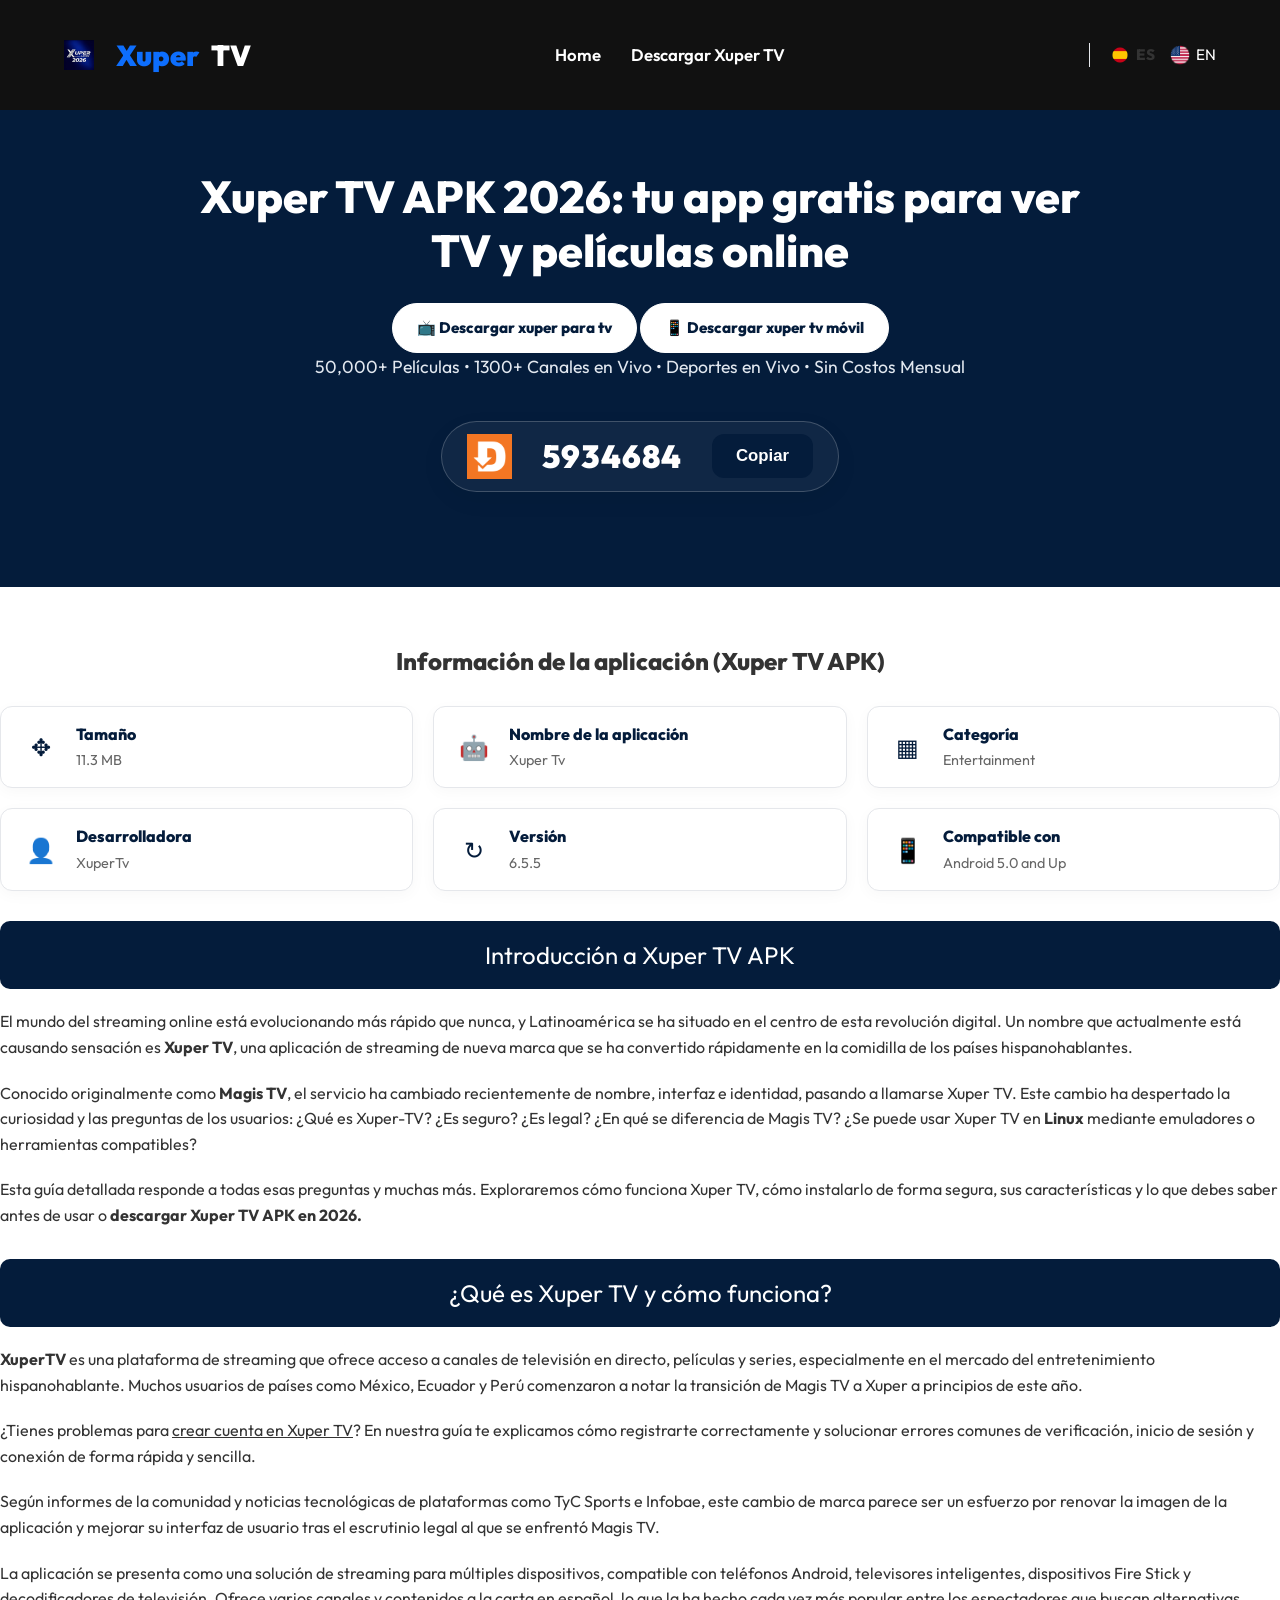
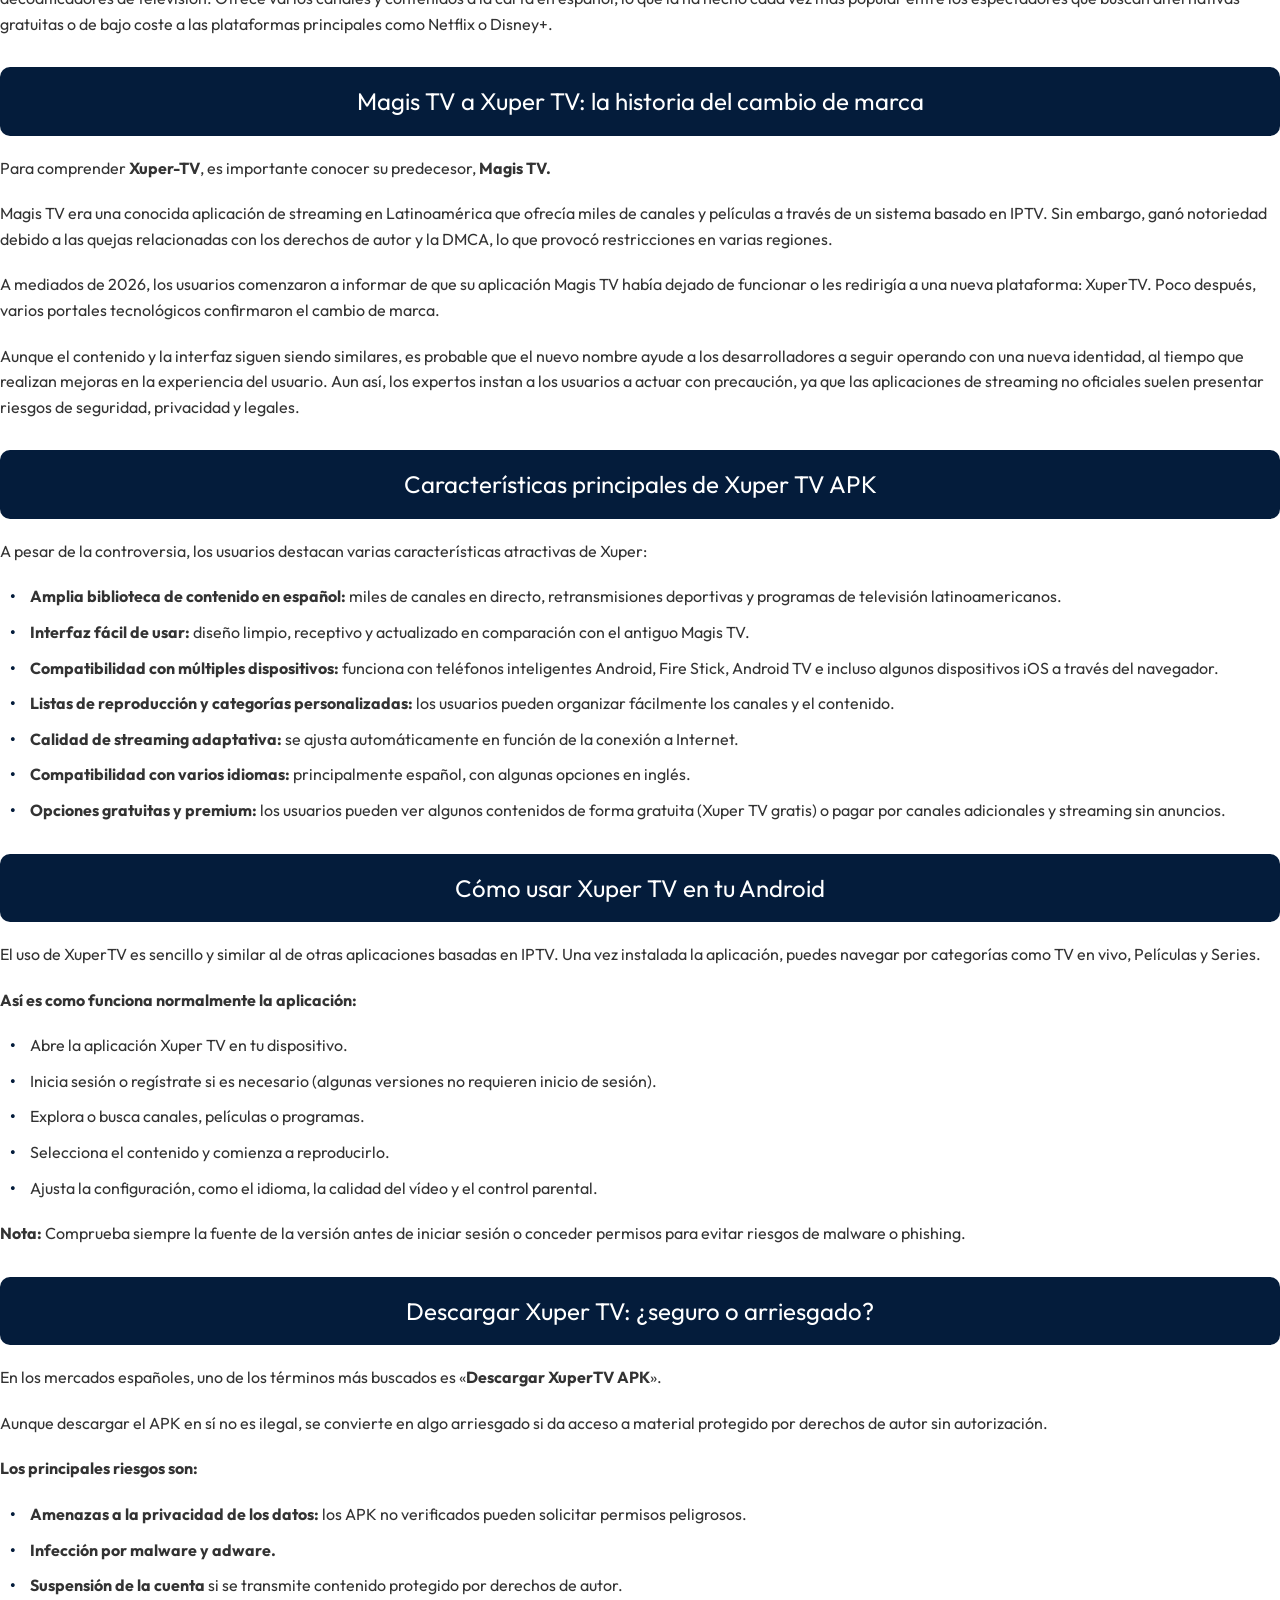
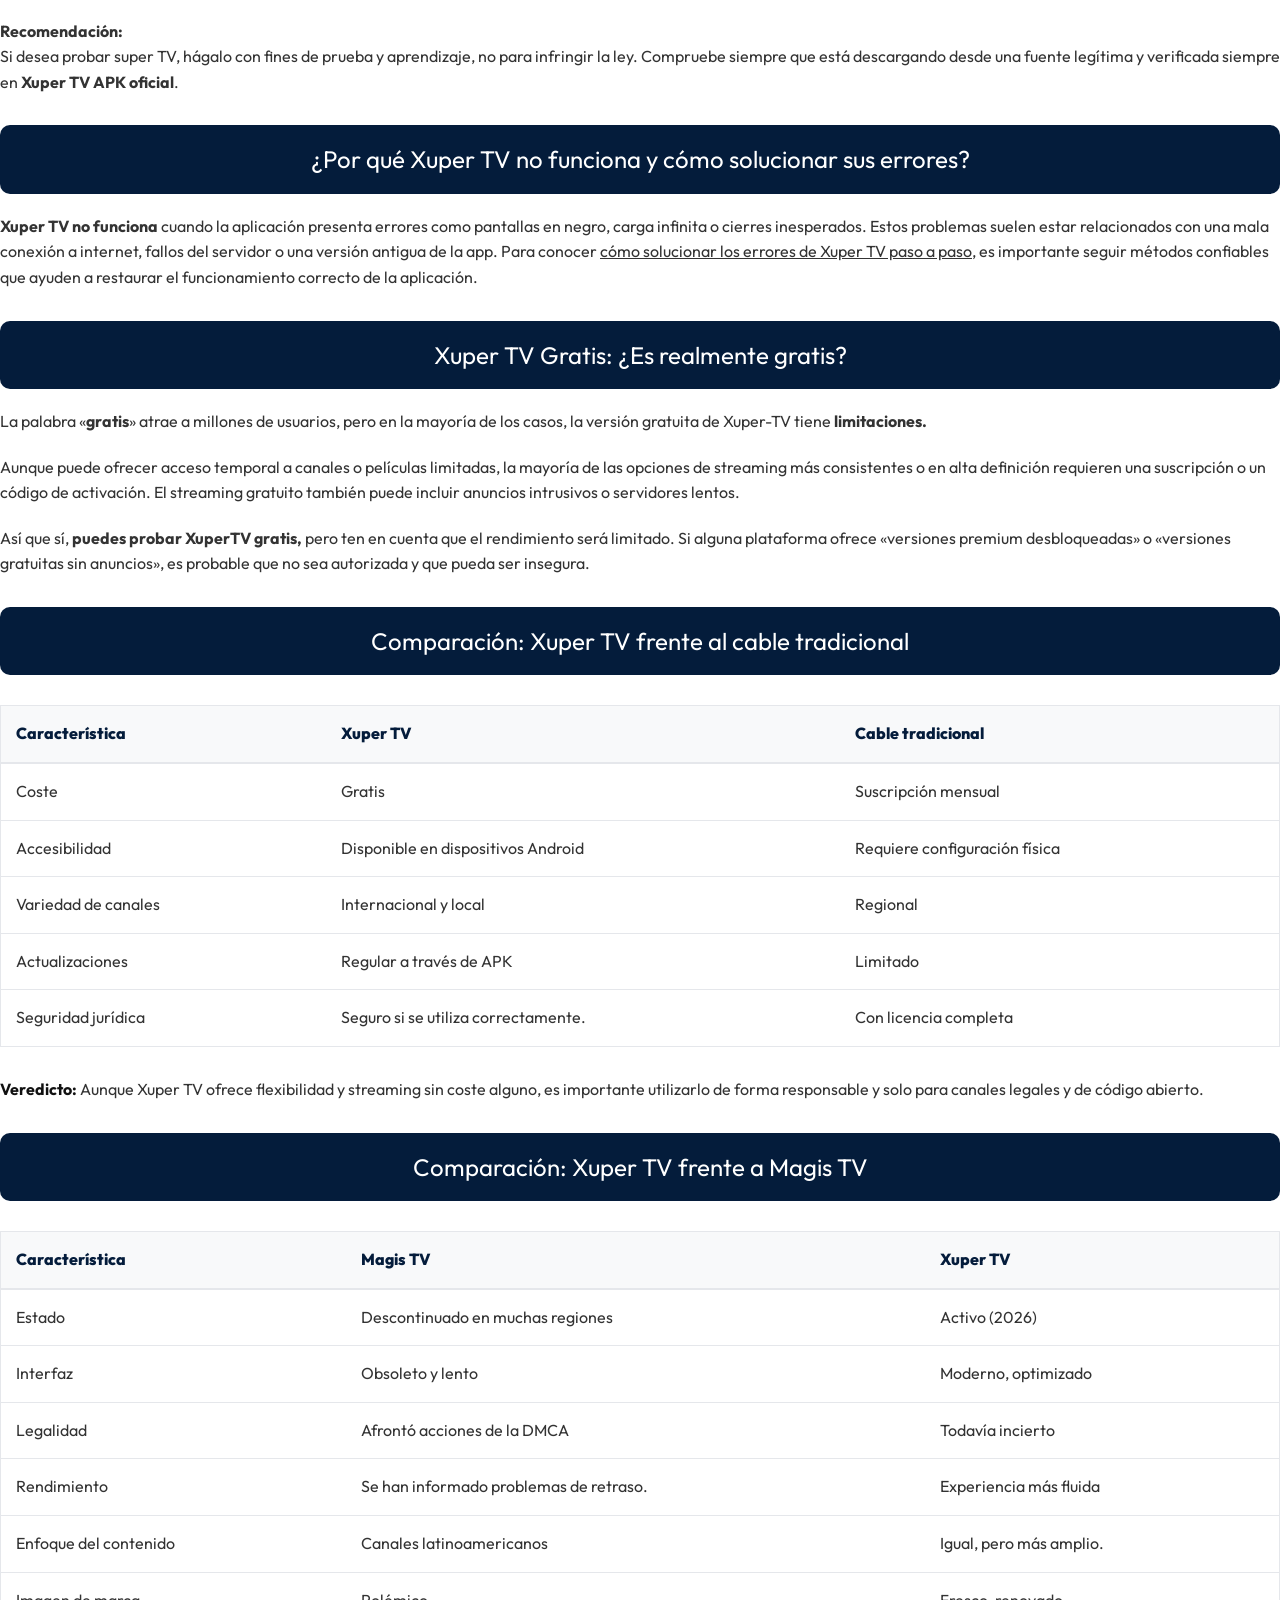
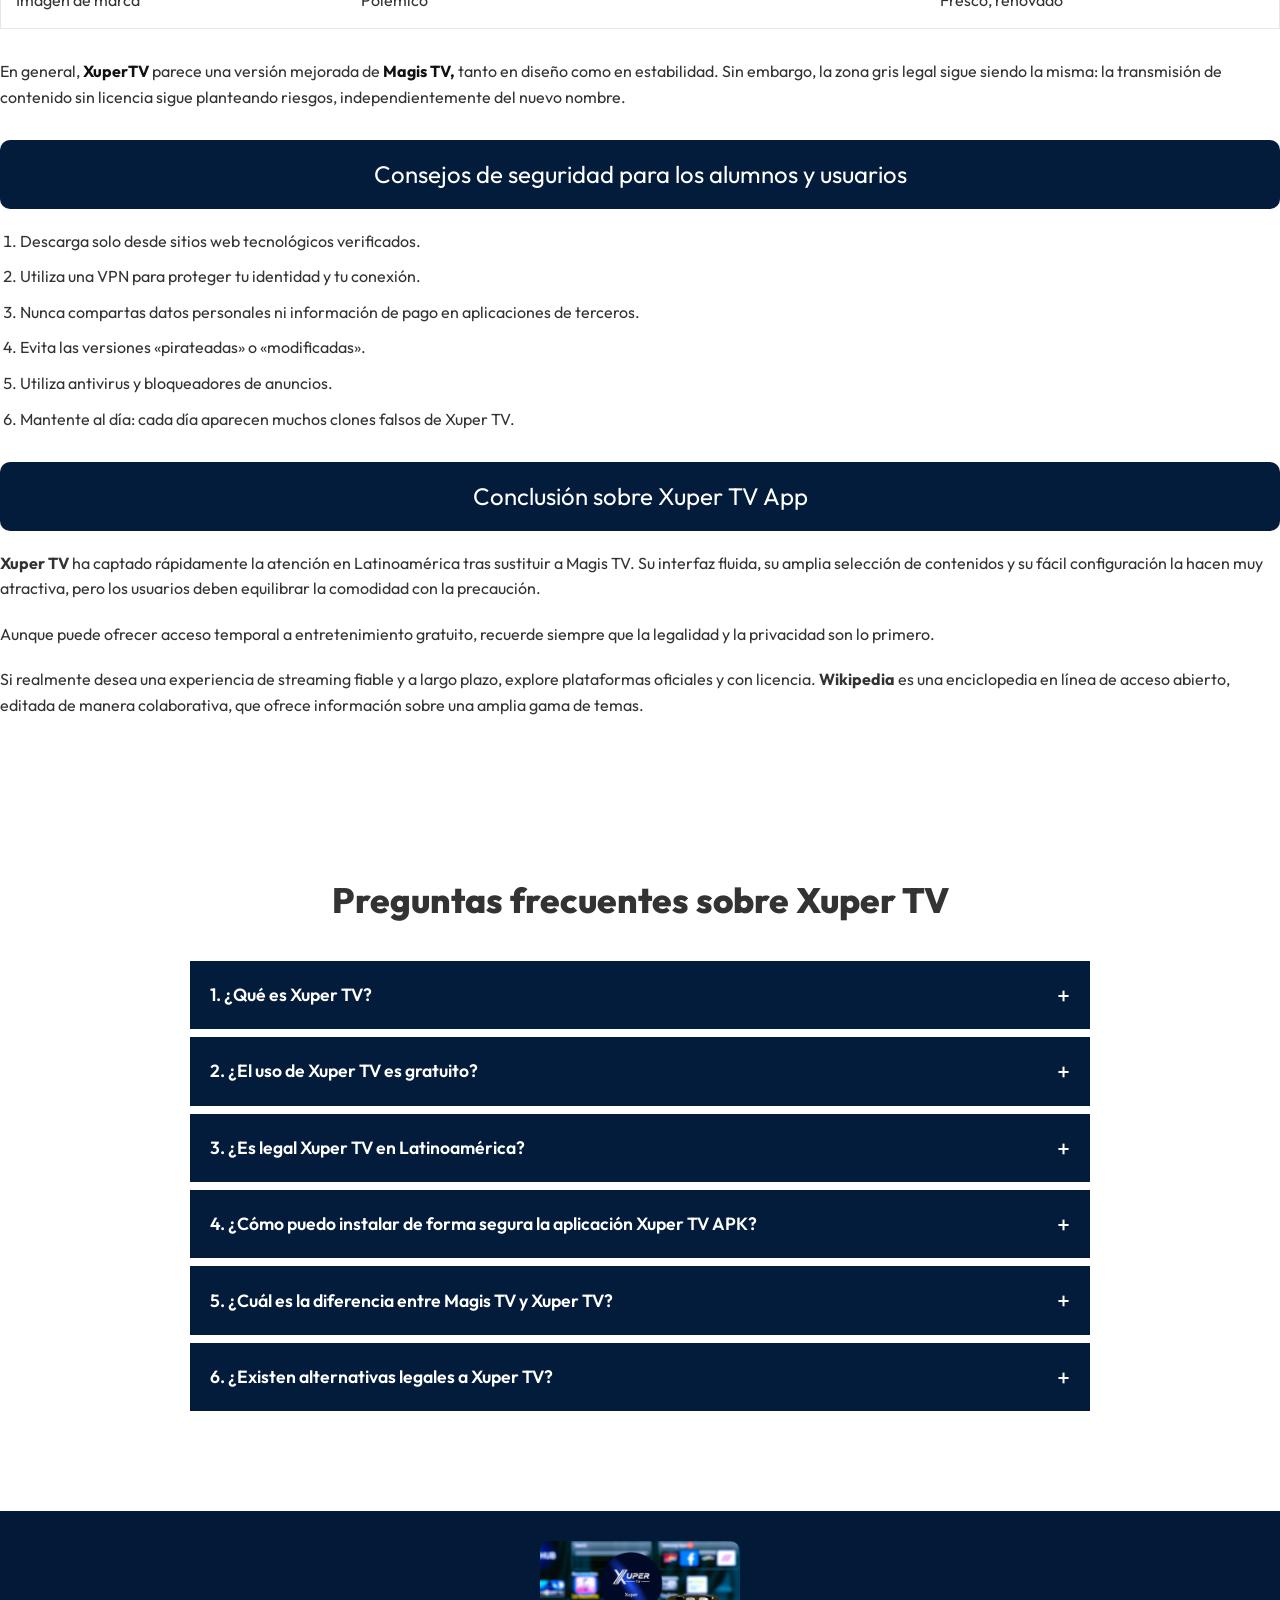
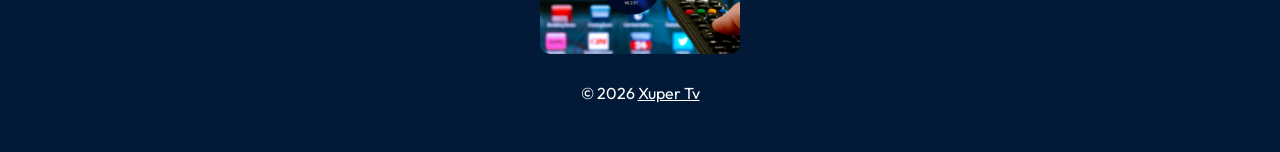
<file: index.html>
<!DOCTYPE html>
<html lang="es">
<head>
    <meta charset="UTF-8">
    <meta name="viewport" content="width=device-width, initial-scale=1.0">
    
    <!-- Primary Meta Tags -->
    <title>Xuper TV APK 2026 📱 Descargar Xuper TV Gratis (Oficial)</title>
    <meta name="title" content="Xuper TV APK 2026 📱 Descargar Xuper TV Gratis (Oficial)">
    <meta name="description" content="Descarga Xuper TV APK 2026. La mejor app gratuita para ver fútbol en vivo, 1300+ canales y 50,000 películas en HD. Reemplazo oficial de Magis TV.">
    <meta name="keywords" content="xupertv, xuper tv apk, descargar xuper tv, xuper tv gratis, magis tv a xuper tv, fútbol en vivo apk, canales gratis 2026, tv online gratis">
    
    <!-- Open Graph / Facebook -->
    <meta property="og:type" content="website">
    <meta property="og:url" content="https://xupertv.co.uk/">
    <meta property="og:title" content="Xuper TV APK 2026 📱 Descargar Xuper TV Gratis (Oficial)">
    <meta property="og:description" content="Descarga Xuper TV APK 2026. La mejor app gratuita para ver fútbol en vivo, 1300+ canales y 50,000 películas en HD.">
    <meta property="og:image" content="https://xupertv.co.uk/xp.webp">

    <!-- Twitter -->
    <meta property="twitter:card" content="summary_large_image">
    <meta property="twitter:url" content="https://xupertv.co.uk/">
    <meta property="twitter:title" content="Xuper TV APK 2026 📱 Descargar Xuper TV Gratis (Oficial)">
    <meta property="twitter:description" content="Descarga Xuper TV APK 2026. La mejor app gratuita para ver fútbol en vivo, 1300+ canales y 50,000 películas en HD.">
    <meta property="twitter:image" content="https://xupertv.co.uk/xp.webp">

    <link rel="canonical" href="https://xupertv.co.uk/">
    <link rel="sitemap" type="application/xml" title="Sitemap" href="/sitemap.xml">

    <!-- JSON-LD Schema for SoftwareApplication -->
    <script type="application/ld+json">
    {
      "@context": "https://schema.org",
      "@type": "SoftwareApplication",
      "name": "Xuper TV",
      "operatingSystem": "Android",
      "applicationCategory": "Entertainment",
      "downloadUrl": "https://xupertv.us/assets/xuper_global.apk",
      "softwareVersion": "6.5.5",
      "fileSize": "11.3MB",
      "aggregateRating": {
        "@type": "AggregateRating",
        "ratingValue": "4.9",
        "ratingCount": "12500"
      },
      "offers": {
        "@type": "Offer",
        "price": "0",
        "priceCurrency": "USD"
      }
    }
    </script>

    <link href="https://fonts.googleapis.com/css2?family=Outfit:wght@400;600;800;900&display=swap" rel="stylesheet">
    <link rel="stylesheet" href="./style.css">
</head>
<body>

    <header class="header">
        <div class="container header-container">
            <a href="#" class="logo">
                <img src="./logoxp.webp" alt="Xuper TV Logo" style="height: 30px; vertical-align: middle; margin-right: 10px;">
                <span style="color: #0d6efd;">Xuper</span> TV
            </a>
            
            <nav class="nav">
                <a href="#">Home</a>
                <a href="https://xupertv.us/assets/xuper_global.apk" target="_blank">Descargar Xuper TV</a>
            </nav>

            <div class="nav-actions">
                <div class="lang-selector">
                    <a href="index.html" class="active">
                        <img src="./es.webp" alt="ES" class="lang-flag"> ES
                    </a>
                    <a href="en.html" style="color: #ffffff;">
                        <img src="./us.png" alt="EN" class="lang-flag"> EN
                    </a>
                </div>
            </div>
        </div>
    </header>

    <main>
        <!-- HERO SECTION -->
        <section class="hero" id="descargar">
            <div class="container hero-container">
                <div class="hero-content">
                    <h1 class="hero-title">Xuper TV APK 2026: tu app gratis para ver TV y películas online</h1>
                    
                    <div class="hero-buttons">
                        <a href="https://xupertv.us/assets/xuper_global.apk" class="btn btn-txuper" target="_blank" rel="noopener">
                            📺 Descargar xuper para tv
                        </a>
                        <a href="https://xupertv.us/assets/xuper_global.apk" class="btn btn-txuper" target="_blank" rel="noopener">
                            📱 Descargar xuper tv móvil
                        </a>
                    </div>

                    <p class="hero-desc">
                        50,000+ Películas • 1300+ Canales en Vivo • Deportes en Vivo • Sin Costos Mensual
                    </p>

                    <div style="margin-top: 30px;">
                        <div class="dl-card" style="background: rgba(255,255,255,0.05); color: #fff; border-color: rgba(255,255,255,0.2);">
                            <img src="./downloader.webp" alt="Downloader App Icon">
                            <span class="dl-code" style="color: #fff;">5934684</span>
                            <button class="dl-copy-btn" onclick="navigator.clipboard.writeText('5934684'); this.innerText='¡Copiado!'; setTimeout(()=>this.innerText='Copiar', 2000);">Copiar</button>
                        </div>
                    </div>
                </div>
            </div>
        </section>

        <section class="container" style="padding: 60px 0;">
            <div class="text-center">
                <h2>Información de la aplicación (Xuper TV APK)</h2>
            </div>
            
            <div class="info-grid">
                <div class="info-card">
                    <div class="info-card-icon">✥</div>
                    <div class="info-card-text"><strong>Tamaño</strong><span>11.3 MB</span></div>
                </div>
                <div class="info-card">
                    <div class="info-card-icon">🤖</div>
                    <div class="info-card-text"><strong>Nombre de la aplicación</strong><span>Xuper Tv</span></div>
                </div>
                <div class="info-card">
                    <div class="info-card-icon">▦</div>
                    <div class="info-card-text"><strong>Categoría</strong><span>Entertainment</span></div>
                </div>
                <div class="info-card">
                    <div class="info-card-icon">👤</div>
                    <div class="info-card-text"><strong>Desarrolladora</strong><span>XuperTv</span></div>
                </div>
                <div class="info-card">
                    <div class="info-card-icon">↻</div>
                    <div class="info-card-text"><strong>Versión</strong><span>6.5.5</span></div>
                </div>
                <div class="info-card">
                    <div class="info-card-icon">📱</div>
                    <div class="info-card-text"><strong>Compatible con</strong><span>Android 5.0 and Up</span></div>
                </div>
            </div>

            <div class="section-title-block" id="introduccion">Introducción a Xuper TV APK</div>
            <p>El mundo del streaming online está evolucionando más rápido que nunca, y Latinoamérica se ha situado en el centro de esta revolución digital. Un nombre que actualmente está causando sensación es <strong>Xuper TV</strong>, una aplicación de streaming de nueva marca que se ha convertido rápidamente en la comidilla de los países hispanohablantes.</p>
            <p style="margin-top: 20px;">Conocido originalmente como <strong>Magis TV</strong>, el servicio ha cambiado recientemente de nombre, interfaz e identidad, pasando a llamarse Xuper TV. Este cambio ha despertado la curiosidad y las preguntas de los usuarios: ¿Qué es Xuper-TV? ¿Es seguro? ¿Es legal? ¿En qué se diferencia de Magis TV? ¿Se puede usar Xuper TV en <strong>Linux</strong> mediante emuladores o herramientas compatibles?</p>
            <p style="margin-top: 20px;">Esta guía detallada responde a todas esas preguntas y muchas más. Exploraremos cómo funciona Xuper TV, cómo instalarlo de forma segura, sus características y lo que debes saber antes de usar o <strong>descargar Xuper TV APK en 2026.</strong></p>

            <div class="section-title-block">¿Qué es Xuper TV y cómo funciona?</div>
            <p><strong>XuperTV</strong> es una plataforma de streaming que ofrece acceso a canales de televisión en directo, películas y series, especialmente en el mercado del entretenimiento hispanohablante. Muchos usuarios de países como México, Ecuador y Perú comenzaron a notar la transición de Magis TV a Xuper a principios de este año.</p>
            <p style="margin-top: 20px;">¿Tienes problemas para <u>crear cuenta en Xuper TV</u>? En nuestra guía te explicamos cómo registrarte correctamente y solucionar errores comunes de verificación, inicio de sesión y conexión de forma rápida y sencilla.</p>
            <p style="margin-top: 20px;">Según informes de la comunidad y noticias tecnológicas de plataformas como TyC Sports e Infobae, este cambio de marca parece ser un esfuerzo por renovar la imagen de la aplicación y mejorar su interfaz de usuario tras el escrutinio legal al que se enfrentó Magis TV.</p>
            <p style="margin-top: 20px;">La aplicación se presenta como una solución de streaming para múltiples dispositivos, compatible con teléfonos Android, televisores inteligentes, dispositivos Fire Stick y decodificadores de televisión. Ofrece varios canales y contenidos a la carta en español, lo que la ha hecho cada vez más popular entre los espectadores que buscan alternativas gratuitas o de bajo coste a las plataformas principales como Netflix o Disney+.</p>

            <div class="section-title-block">Magis TV a Xuper TV: la historia del cambio de marca</div>
            <p>Para comprender <strong>Xuper-TV</strong>, es importante conocer su predecesor, <strong>Magis TV.</strong></p>
            <p style="margin-top: 20px;">Magis TV era una conocida aplicación de streaming en Latinoamérica que ofrecía miles de canales y películas a través de un sistema basado en IPTV. Sin embargo, ganó notoriedad debido a las quejas relacionadas con los derechos de autor y la DMCA, lo que provocó restricciones en varias regiones.</p>
            <p style="margin-top: 20px;">A mediados de 2026, los usuarios comenzaron a informar de que su aplicación Magis TV había dejado de funcionar o les redirigía a una nueva plataforma: XuperTV. Poco después, varios portales tecnológicos confirmaron el cambio de marca.</p>
            <p style="margin-top: 20px;">Aunque el contenido y la interfaz siguen siendo similares, es probable que el nuevo nombre ayude a los desarrolladores a seguir operando con una nueva identidad, al tiempo que realizan mejoras en la experiencia del usuario. Aun así, los expertos instan a los usuarios a actuar con precaución, ya que las aplicaciones de streaming no oficiales suelen presentar riesgos de seguridad, privacidad y legales.</p>

            <div class="section-title-block">Características principales de Xuper TV APK</div>
            <p>A pesar de la controversia, los usuarios destacan varias características atractivas de Xuper:</p>
            <ul class="txuper-list">
                <li><strong>Amplia biblioteca de contenido en español:</strong> miles de canales en directo, retransmisiones deportivas y programas de televisión latinoamericanos.</li>
                <li><strong>Interfaz fácil de usar:</strong> diseño limpio, receptivo y actualizado en comparación con el antiguo Magis TV.</li>
                <li><strong>Compatibilidad con múltiples dispositivos:</strong> funciona con teléfonos inteligentes Android, Fire Stick, Android TV e incluso algunos dispositivos iOS a través del navegador.</li>
                <li><strong>Listas de reproducción y categorías personalizadas:</strong> los usuarios pueden organizar fácilmente los canales y el contenido.</li>
                <li><strong>Calidad de streaming adaptativa:</strong> se ajusta automáticamente en función de la conexión a Internet.</li>
                <li><strong>Compatibilidad con varios idiomas:</strong> principalmente español, con algunas opciones en inglés.</li>
                <li><strong>Opciones gratuitas y premium:</strong> los usuarios pueden ver algunos contenidos de forma gratuita (Xuper TV gratis) o pagar por canales adicionales y streaming sin anuncios.</li>
            </ul>

            <div class="section-title-block">Cómo usar Xuper TV en tu Android</div>
            <p>El uso de XuperTV es sencillo y similar al de otras aplicaciones basadas en IPTV. Una vez instalada la aplicación, puedes navegar por categorías como TV en vivo, Películas y Series.</p>
            <p style="margin-top: 20px;"><strong>Así es como funciona normalmente la aplicación:</strong></p>
            <ul class="txuper-list">
                <li>Abre la aplicación Xuper TV en tu dispositivo.</li>
                <li>Inicia sesión o regístrate si es necesario (algunas versiones no requieren inicio de sesión).</li>
                <li>Explora o busca canales, películas o programas.</li>
                <li>Selecciona el contenido y comienza a reproducirlo.</li>
                <li>Ajusta la configuración, como el idioma, la calidad del vídeo y el control parental.</li>
            </ul>
            <p style="margin-top: 20px;"><strong>Nota:</strong> Comprueba siempre la fuente de la versión antes de iniciar sesión o conceder permisos para evitar riesgos de malware o phishing.</p>

            <div class="section-title-block">Descargar Xuper TV: ¿seguro o arriesgado?</div>
            <p>En los mercados españoles, uno de los términos más buscados es «<strong>Descargar XuperTV APK</strong>».</p>
            <p style="margin-top: 20px;">Aunque descargar el APK en sí no es ilegal, se convierte en algo arriesgado si da acceso a material protegido por derechos de autor sin autorización.</p>
            <p style="margin-top: 20px;"><strong>Los principales riesgos son:</strong></p>
            <ul class="txuper-list">
                <li><strong>Amenazas a la privacidad de los datos:</strong> los APK no verificados pueden solicitar permisos peligrosos.</li>
                <li><strong>Infección por malware y adware.</strong></li>
                <li><strong>Suspensión de la cuenta</strong> si se transmite contenido protegido por derechos de autor.</li>
            </ul>
            <p style="margin-top: 20px;"><strong>Recomendación:</strong></p>
            <p>Si desea probar super TV, hágalo con fines de prueba y aprendizaje, no para infringir la ley. Compruebe siempre que está descargando desde una fuente legítima y verificada siempre en <strong>Xuper TV APK oficial</strong>.</p>

            <div class="section-title-block">¿Por qué Xuper TV no funciona y cómo solucionar sus errores?</div>
            <p><strong>Xuper TV no funciona</strong> cuando la aplicación presenta errores como pantallas en negro, carga infinita o cierres inesperados. Estos problemas suelen estar relacionados con una mala conexión a internet, fallos del servidor o una versión antigua de la app. Para conocer <u>cómo solucionar los errores de Xuper TV paso a paso</u>, es importante seguir métodos confiables que ayuden a restaurar el funcionamiento correcto de la aplicación.</p>

            <div class="section-title-block">Xuper TV Gratis: ¿Es realmente gratis?</div>
            <p>La palabra «<strong>gratis</strong>» atrae a millones de usuarios, pero en la mayoría de los casos, la versión gratuita de Xuper-TV tiene <strong>limitaciones.</strong></p>
            <p style="margin-top: 20px;">Aunque puede ofrecer acceso temporal a canales o películas limitadas, la mayoría de las opciones de streaming más consistentes o en alta definición requieren una suscripción o un código de activación. El streaming gratuito también puede incluir anuncios intrusivos o servidores lentos.</p>
            <p style="margin-top: 20px;">Así que sí, <strong>puedes probar XuperTV gratis,</strong> pero ten en cuenta que el rendimiento será limitado. Si alguna plataforma ofrece «versiones premium desbloqueadas» o «versiones gratuitas sin anuncios», es probable que no sea autorizada y que pueda ser insegura.</p>

            <div class="section-title-block">Comparación: Xuper TV frente al cable tradicional</div>
            <div class="txuper-table-wrap">
                <table class="txuper-table">
                    <thead>
                        <tr>
                            <th>Característica</th>
                            <th>Xuper TV</th>
                            <th>Cable tradicional</th>
                        </tr>
                    </thead>
                    <tbody>
                        <tr>
                            <td>Coste</td>
                            <td>Gratis</td>
                            <td>Suscripción mensual</td>
                        </tr>
                        <tr>
                            <td>Accesibilidad</td>
                            <td>Disponible en dispositivos Android</td>
                            <td>Requiere configuración física</td>
                        </tr>
                        <tr>
                            <td>Variedad de canales</td>
                            <td>Internacional y local</td>
                            <td>Regional</td>
                        </tr>
                        <tr>
                            <td>Actualizaciones</td>
                            <td>Regular a través de APK</td>
                            <td>Limitado</td>
                        </tr>
                        <tr>
                            <td>Seguridad jurídica</td>
                            <td>Seguro si se utiliza correctamente.</td>
                            <td>Con licencia completa</td>
                        </tr>
                    </tbody>
                </table>
            </div>
            <p class="verdict-text"><strong>Veredicto:</strong> Aunque Xuper TV ofrece flexibilidad y streaming sin coste alguno, es importante utilizarlo de forma responsable y solo para canales legales y de código abierto.</p>

            <div class="section-title-block">Comparación: Xuper TV frente a Magis TV</div>
            <div class="txuper-table-wrap">
                <table class="txuper-table">
                    <thead>
                        <tr>
                            <th>Característica</th>
                            <th>Magis TV</th>
                            <th>Xuper TV</th>
                        </tr>
                    </thead>
                    <tbody>
                        <tr>
                            <td>Estado</td>
                            <td>Descontinuado en muchas regiones</td>
                            <td>Activo (2026)</td>
                        </tr>
                        <tr>
                            <td>Interfaz</td>
                            <td>Obsoleto y lento</td>
                            <td>Moderno, optimizado</td>
                        </tr>
                        <tr>
                            <td>Legalidad</td>
                            <td>Afrontó acciones de la DMCA</td>
                            <td>Todavía incierto</td>
                        </tr>
                        <tr>
                            <td>Rendimiento</td>
                            <td>Se han informado problemas de retraso.</td>
                            <td>Experiencia más fluida</td>
                        </tr>
                        <tr>
                            <td>Enfoque del contenido</td>
                            <td>Canales latinoamericanos</td>
                            <td>Igual, pero más amplio.</td>
                        </tr>
                        <tr>
                            <td>Imagen de marca</td>
                            <td>Polémico</td>
                            <td>Fresco, renovado</td>
                        </tr>
                    </tbody>
                </table>
            </div>
            <p class="verdict-text">En general, <strong>XuperTV</strong> parece una versión mejorada de <strong>Magis TV,</strong> tanto en diseño como en estabilidad. Sin embargo, la zona gris legal sigue siendo la misma: la transmisión de contenido sin licencia sigue planteando riesgos, independientemente del nuevo nombre.</p>

            <div class="section-title-block">Consejos de seguridad para los alumnos y usuarios</div>
            <ol style="padding-left: 20px; color: #333;">
                <li style="margin-bottom: 10px;">Descarga solo desde sitios web tecnológicos verificados.</li>
                <li style="margin-bottom: 10px;">Utiliza una VPN para proteger tu identidad y tu conexión.</li>
                <li style="margin-bottom: 10px;">Nunca compartas datos personales ni información de pago en aplicaciones de terceros.</li>
                <li style="margin-bottom: 10px;">Evita las versiones «pirateadas» o «modificadas».</li>
                <li style="margin-bottom: 10px;">Utiliza antivirus y bloqueadores de anuncios.</li>
                <li style="margin-bottom: 10px;">Mantente al día: cada día aparecen muchos clones falsos de Xuper TV.</li>
            </ol>

            <div class="section-title-block">Conclusión sobre Xuper TV App</div>
            <p><strong>Xuper TV</strong> ha captado rápidamente la atención en Latinoamérica tras sustituir a Magis TV. Su interfaz fluida, su amplia selección de contenidos y su fácil configuración la hacen muy atractiva, pero los usuarios deben equilibrar la comodidad con la precaución.</p>
            <p style="margin-top: 20px;">Aunque puede ofrecer acceso temporal a entretenimiento gratuito, recuerde siempre que la legalidad y la privacidad son lo primero.</p>
            <p style="margin-top: 20px;">Si realmente desea una experiencia de streaming fiable y a largo plazo, explore plataformas oficiales y con licencia. <strong>Wikipedia</strong> es una enciclopedia en línea de acceso abierto, editada de manera colaborativa, que ofrece información sobre una amplia gama de temas.</p>
        </section>

        <!-- FAQ SECTION -->
        <section class="section container" id="faq">
            <div class="text-center" style="margin-bottom: 40px;">
                <h2 style="font-size: 2.2rem;">Preguntas frecuentes sobre Xuper TV</h2>
            </div>
            <div class="faq-wrap">
                <details>
                    <summary>1. ¿Qué es Xuper TV?</summary>
                    <p>Xuper TV es una versión renovada de Magis TV que ofrece canales y películas en español en streaming.</p>
                </details>
                <details>
                    <summary>2. ¿El uso de Xuper TV es gratuito?</summary>
                    <p>Aunque Xuper TV ofrece acceso a contenido sin costo directo, muchas versiones pueden incluir anuncios o requerir activaciones para funciones premium.</p>
                </details>
                <details>
                    <summary>3. ¿Es legal Xuper TV en Latinoamérica?</summary>
                    <p>La legalidad de Xuper TV es un tema complejo que varía según el país y el tipo de contenido que se visualice.</p>
                </details>
                <details>
                    <summary>4. ¿Cómo puedo instalar de forma segura la aplicación Xuper TV APK?</summary>
                    <p>Se recomienda descargar siempre desde fuentes verificadas y habilitar los permisos de 'fuentes desconocidas' solo para instaladores confiables.</p>
                </details>
                <details>
                    <summary>5. ¿Cuál es la diferencia entre Magis TV y Xuper TV?</summary>
                    <p>Xuper TV es el sucesor de Magis TV, con una interfaz más moderna y servidores optimizados para el 2026.</p>
                </details>
                <details>
                    <summary>6. ¿Existen alternativas legales a Xuper TV?</summary>
                    <p>Sí, existen numerosas plataformas oficiales como Netflix, Disney+ o Prime Video que ofrecen streaming bajo licencia completa.</p>
                </details>
            </div>
        </section>
    </main>

    <!-- FOOTER -->
    <footer class="footer">
        <div class="container text-center">
            <div style="margin-bottom: 20px;">
                <img src="./xp.webp" alt="Xuper TV Branding Footer" style="max-width: 200px; border-radius: 10px;">
            </div>
            <p style="margin-bottom: 15px;">© 2026 <u>Xuper Tv</u></p>
        </div>
    </footer>

    <script src="./script.js"></script>
</body>
</html>
</file>
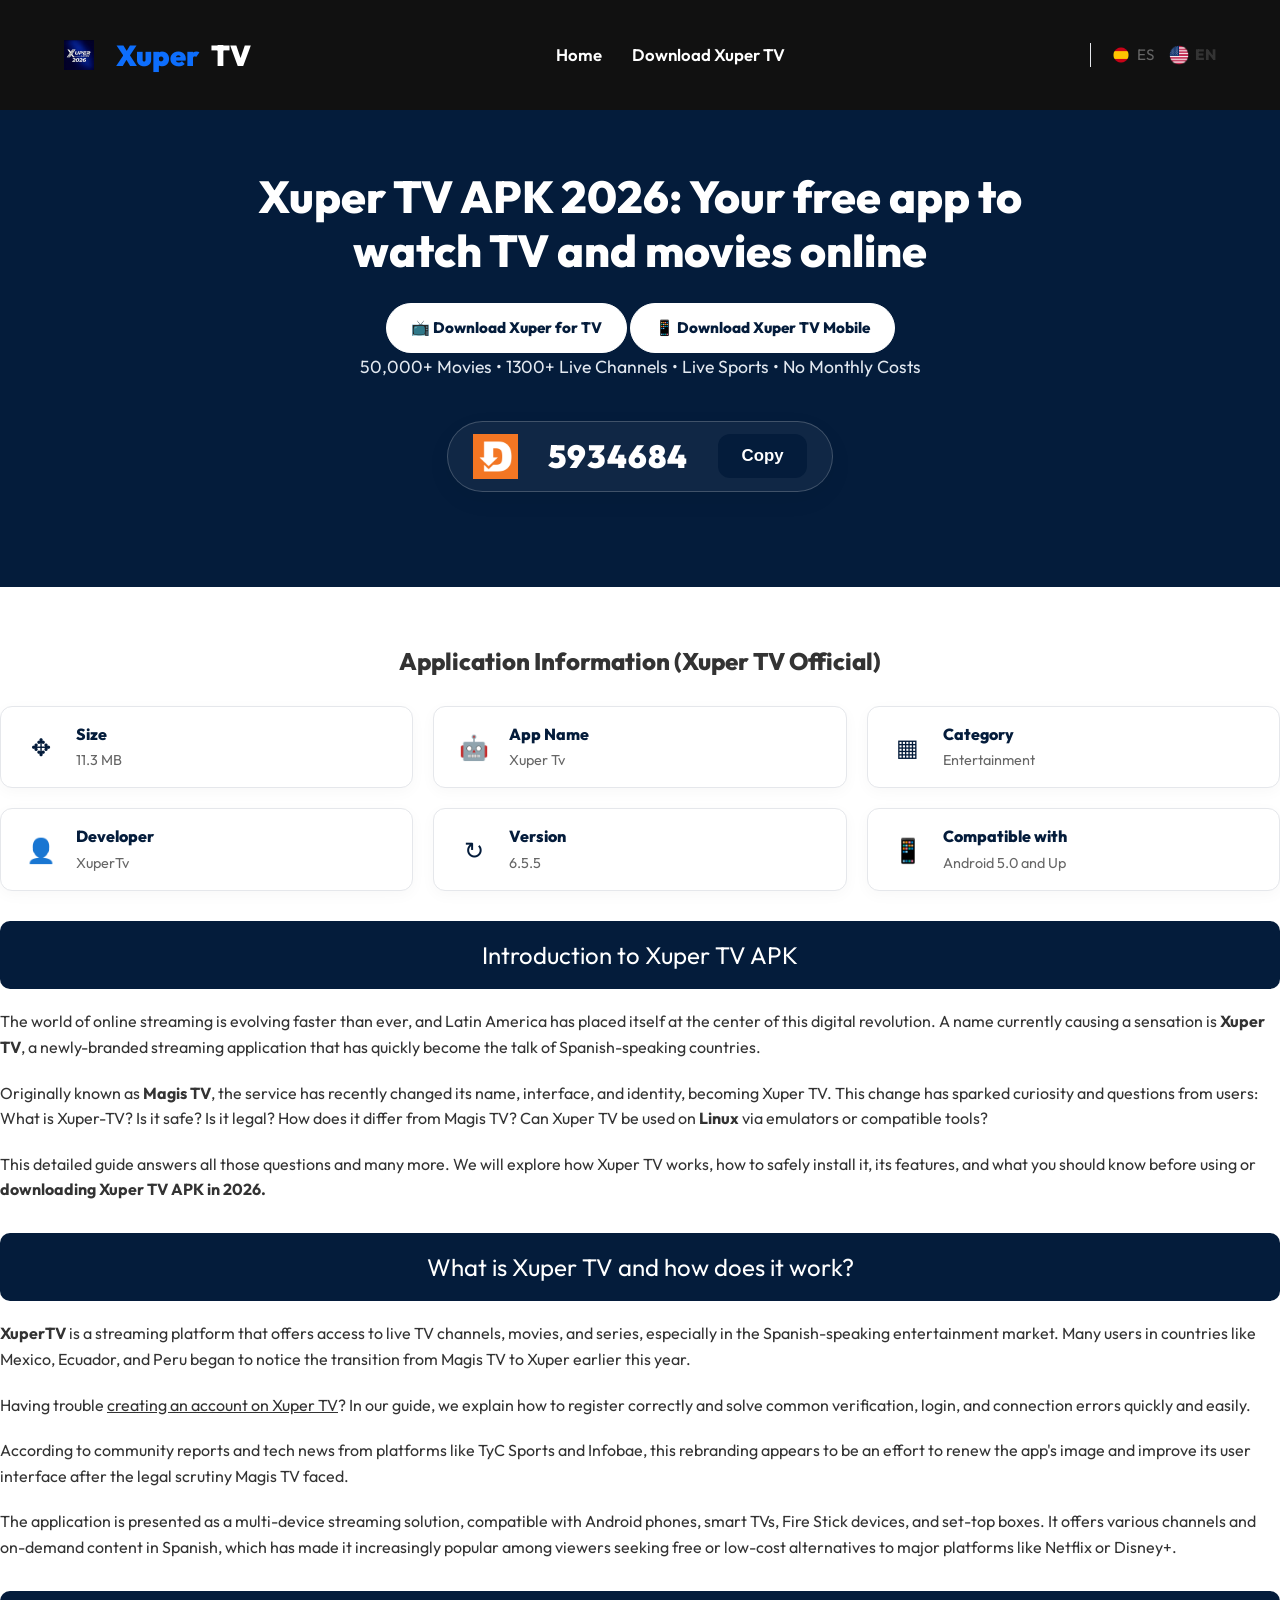
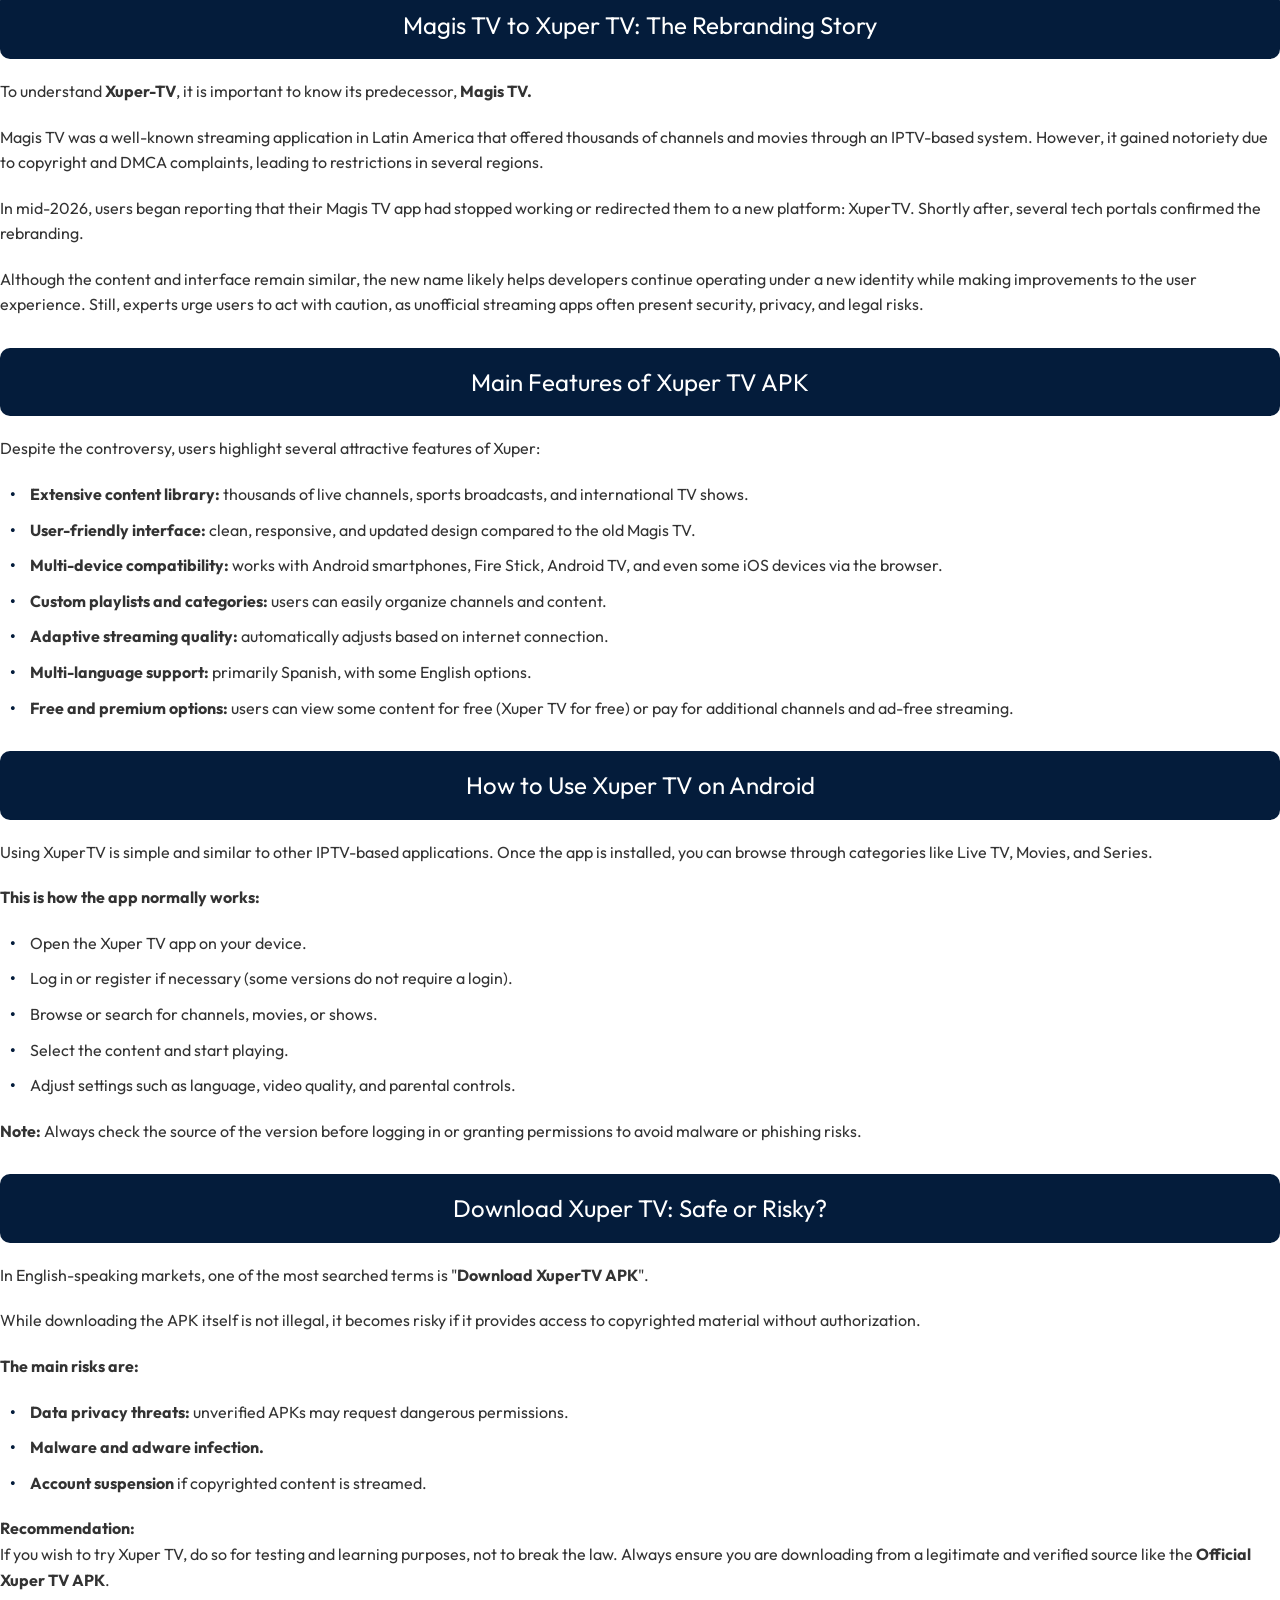
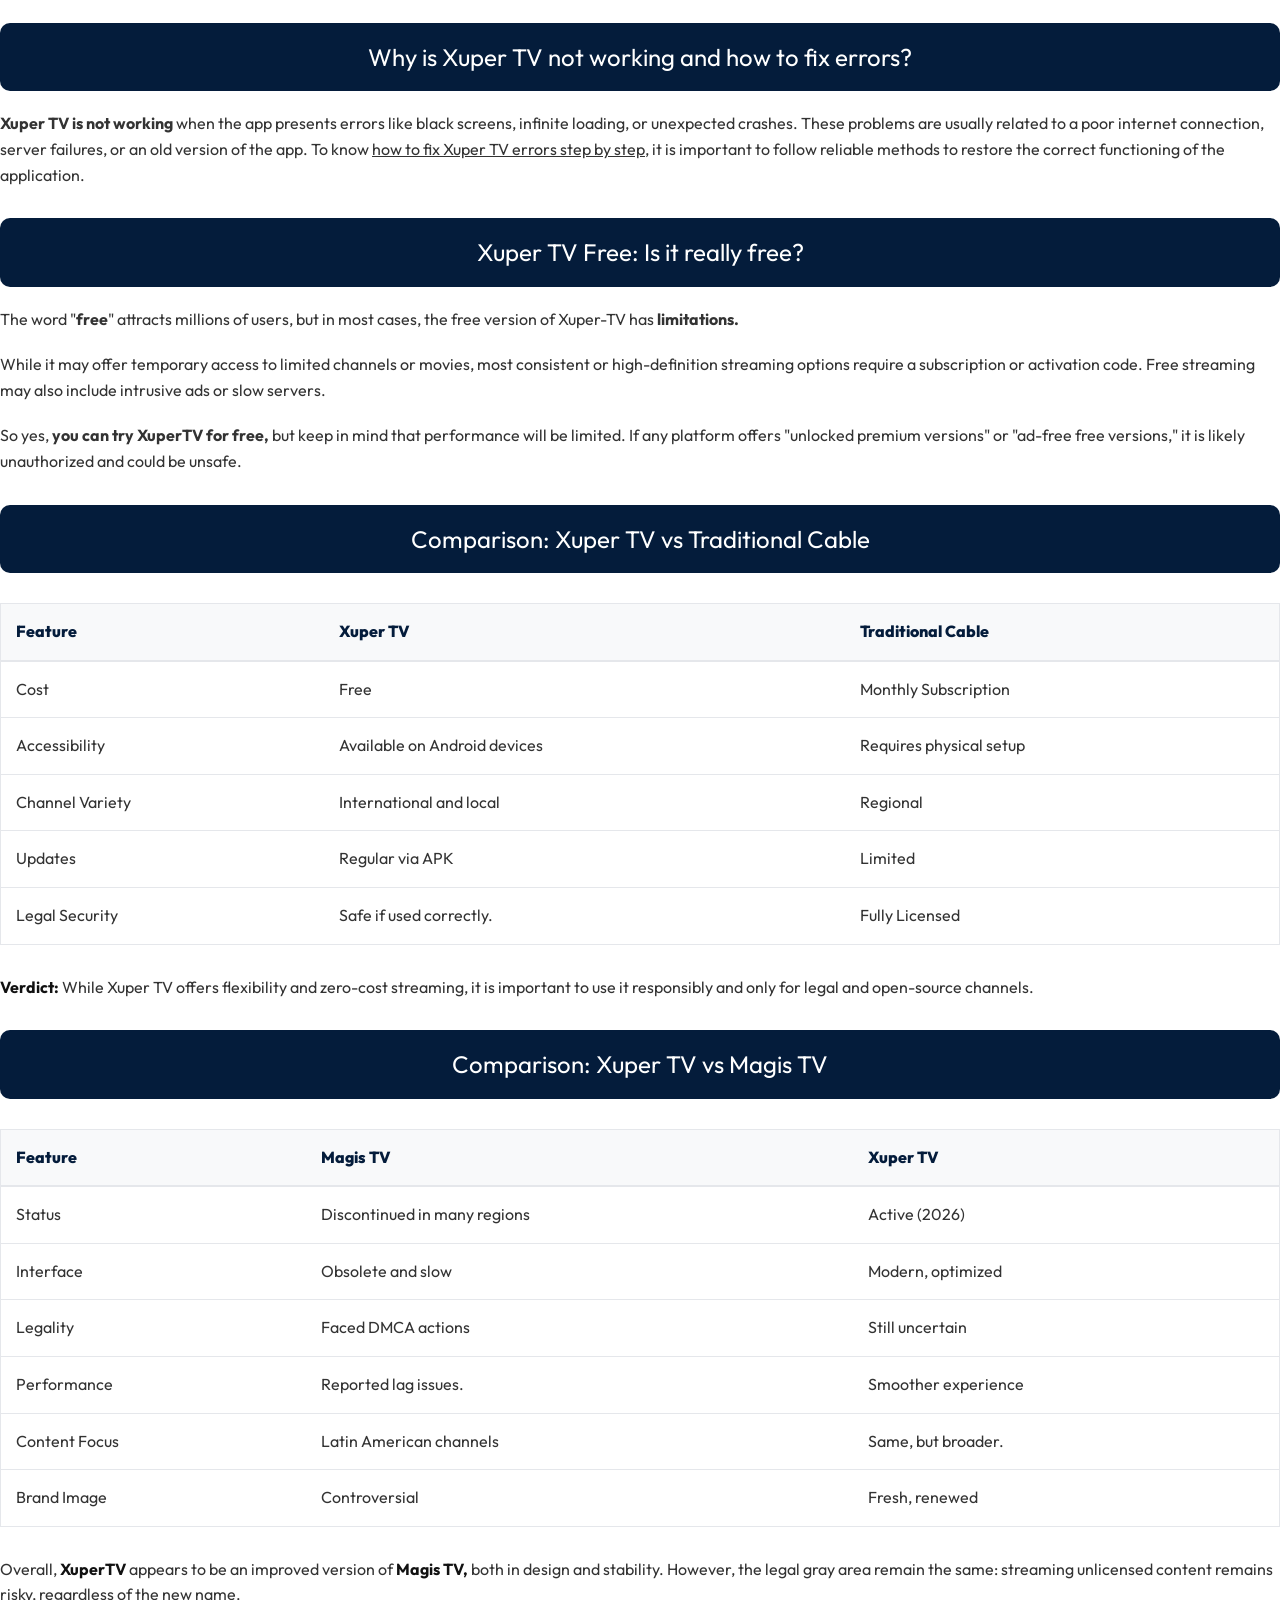
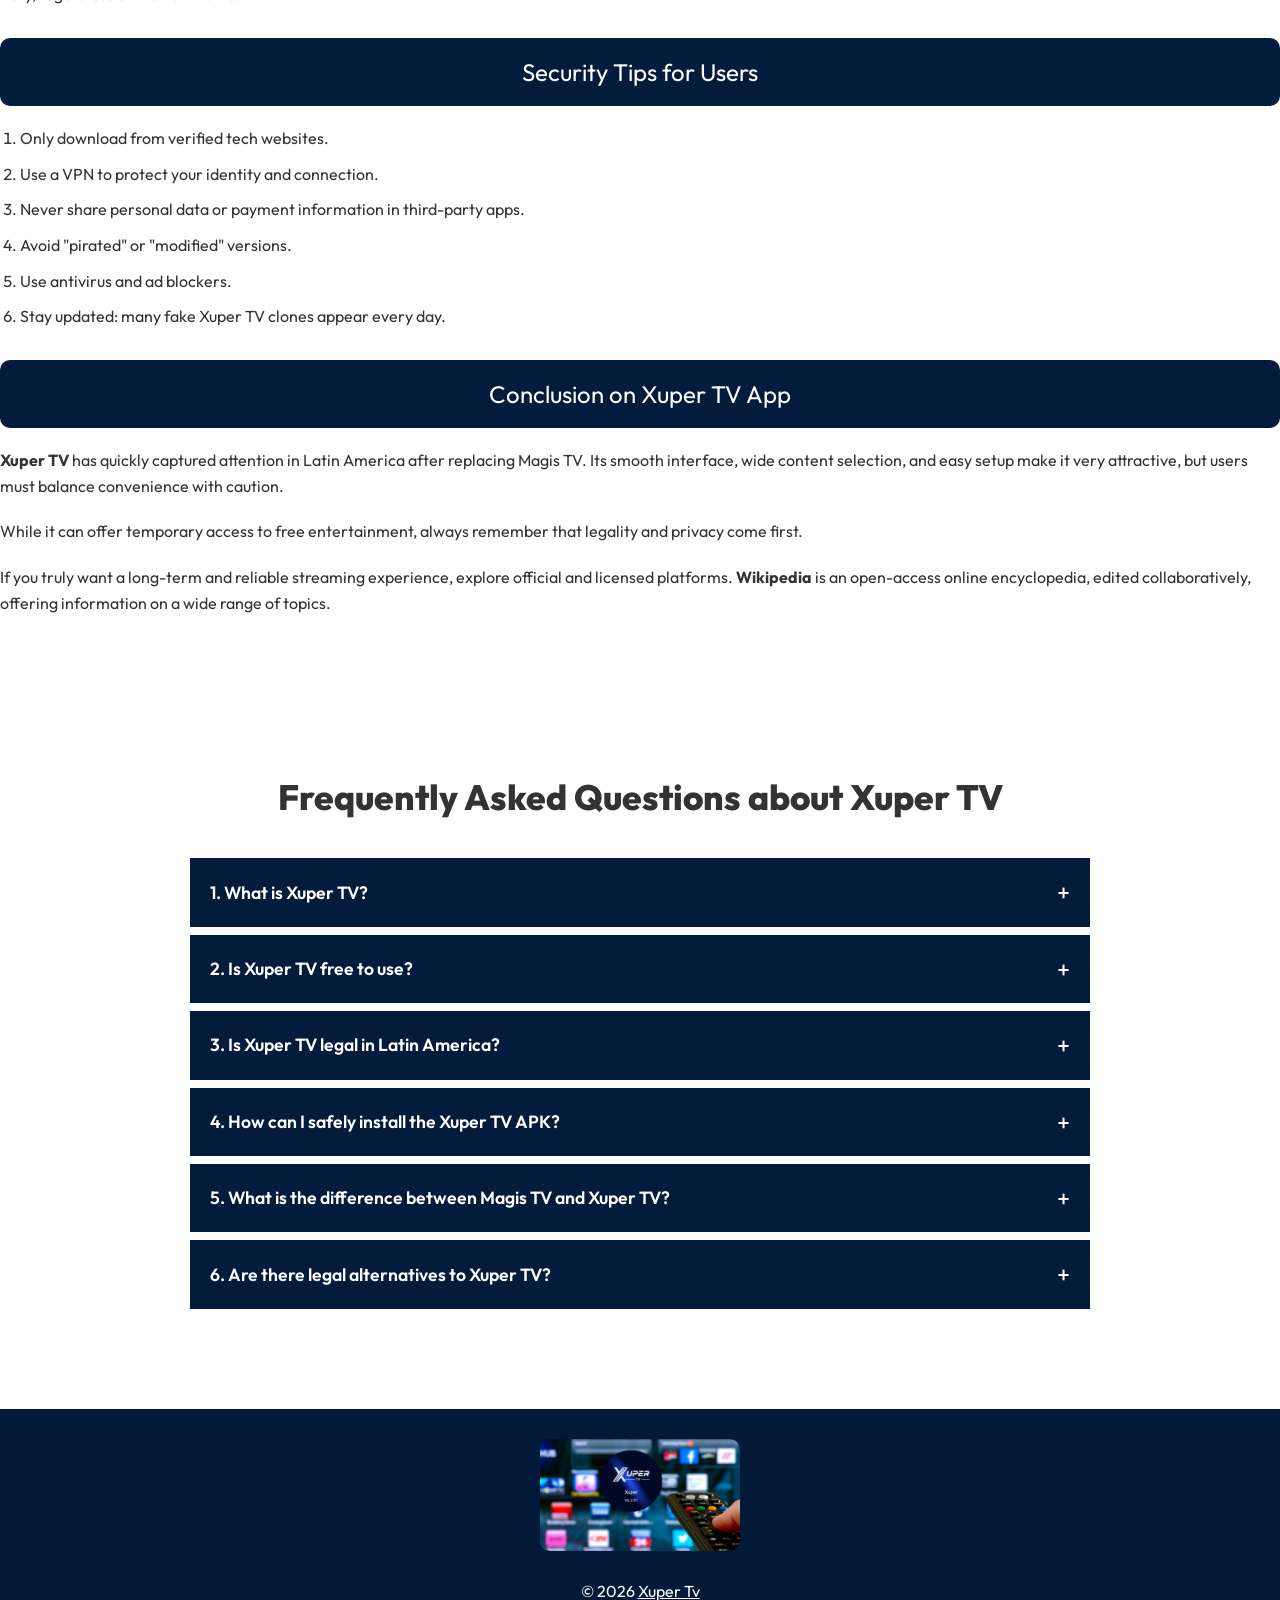
<file: en.html>
<!DOCTYPE html>
<html lang="en">
<head>
    <meta charset="UTF-8">
    <meta name="viewport" content="width=device-width, initial-scale=1.0">
    
    <!-- Primary Meta Tags -->
    <title>Xuper TV APK 2026 📱 Download Xuper TV Free (Official)</title>
    <meta name="title" content="Xuper TV APK 2026 📱 Download Xuper TV Free (Official)">
    <meta name="description" content="Download Xuper TV APK 2026. The best free app to watch live sports, 1300+ channels, and 50,000 HD movies. Official Magis TV replacement.">
    <meta name="keywords" content="xupertv, xuper tv apk, download xuper tv, free xuper tv, magis tv to xuper tv, live sports apk, free channels 2026, free online tv">
    
    <!-- Open Graph / Facebook -->
    <meta property="og:type" content="website">
    <meta property="og:url" content="https://xupertv.co.uk/en.html">
    <meta property="og:title" content="Xuper TV APK 2026 📱 Download Xuper TV Free (Official)">
    <meta property="og:description" content="Download Xuper TV APK 2026. The best free app to watch live sports, 1300+ channels, and 50,000 HD movies.">
    <meta property="og:image" content="https://xupertv.co.uk/xp.webp">

    <!-- Twitter -->
    <meta property="twitter:card" content="summary_large_image">
    <meta property="twitter:url" content="https://xupertv.co.uk/en.html">
    <meta property="twitter:title" content="Xuper TV APK 2026 📱 Download Xuper TV Free (Official)">
    <meta property="twitter:description" content="Download Xuper TV APK 2026. The best free app to watch live sports, 1300+ channels, and 50,000 HD movies.">
    <meta property="twitter:image" content="https://xupertv.co.uk/xp.webp">

    <link rel="canonical" href="https://xupertv.co.uk/en.html">
    <link rel="sitemap" type="application/xml" title="Sitemap" href="/sitemap.xml">

    <!-- JSON-LD Schema for SoftwareApplication -->
    <script type="application/ld+json">
    {
      "@context": "https://schema.org",
      "@type": "SoftwareApplication",
      "name": "Xuper TV",
      "operatingSystem": "Android",
      "applicationCategory": "Entertainment",
      "downloadUrl": "https://xupertv.us/assets/xuper_global.apk",
      "softwareVersion": "6.5.5",
      "fileSize": "11.3MB",
      "aggregateRating": {
        "@type": "AggregateRating",
        "ratingValue": "4.9",
        "ratingCount": "12500"
      },
      "offers": {
        "@type": "Offer",
        "price": "0",
        "priceCurrency": "USD"
      }
    }
    </script>

    <link href="https://fonts.googleapis.com/css2?family=Outfit:wght@400;600;800;900&display=swap" rel="stylesheet">
    <link rel="stylesheet" href="./style.css">
</head>
<body>

    <header class="header">
        <div class="container header-container">
            <a href="#" class="logo">
                <img src="./logoxp.webp" alt="Xuper TV Home" style="height: 30px; vertical-align: middle; margin-right: 10px;">
                <span style="color: #0d6efd;">Xuper</span> TV
            </a>
            
            <nav class="nav">
                <a href="#">Home</a>
                <a href="https://xupertv.us/assets/xuper_global.apk" target="_blank">Download Xuper TV</a>
            </nav>

            <div class="nav-actions">
                <div class="lang-selector">
                    <a href="index.html">
                        <img src="./es.webp" alt="ES" class="lang-flag"> ES
                    </a>
                    <a href="en.html" class="active">
                        <img src="./us.png" alt="EN" class="lang-flag"> EN
                    </a>
                </div>
            </div>
        </div>
    </header>

    <main>
        <!-- HERO SECTION -->
        <section class="hero" id="descargar">
            <div class="container hero-container">
                <div class="hero-content">
                    <h1 class="hero-title">Xuper TV APK 2026: Your free app to watch TV and movies online</h1>
                    
                    <div class="hero-buttons">
                        <a href="https://xupertv.us/assets/xuper_global.apk" class="btn btn-txuper" target="_blank" rel="noopener">
                            📺 Download Xuper for TV
                        </a>
                        <a href="https://xupertv.us/assets/xuper_global.apk" class="btn btn-txuper" target="_blank" rel="noopener">
                            📱 Download Xuper TV Mobile
                        </a>
                    </div>

                    <p class="hero-desc">
                        50,000+ Movies • 1300+ Live Channels • Live Sports • No Monthly Costs
                    </p>

                    <div style="margin-top: 30px;">
                        <div class="dl-card" style="background: rgba(255,255,255,0.05); color: #fff; border-color: rgba(255,255,255,0.2);">
                            <img src="./downloader.webp" alt="Downloader App Icon">
                            <span class="dl-code" style="color: #fff;">5934684</span>
                            <button class="dl-copy-btn" onclick="navigator.clipboard.writeText('5934684'); this.innerText='Copied!'; setTimeout(()=>this.innerText='Copy', 2000);">Copy</button>
                        </div>
                    </div>
                </div>
            </div>
        </section>

        <section class="container" style="padding: 60px 0;">
            <div class="text-center">
                <h2>Application Information (Xuper TV Official)</h2>
            </div>
            
            <div class="info-grid">
                <div class="info-card">
                    <div class="info-card-icon">✥</div>
                    <div class="info-card-text"><strong>Size</strong><span>11.3 MB</span></div>
                </div>
                <div class="info-card">
                    <div class="info-card-icon">🤖</div>
                    <div class="info-card-text"><strong>App Name</strong><span>Xuper Tv</span></div>
                </div>
                <div class="info-card">
                    <div class="info-card-icon">▦</div>
                    <div class="info-card-text"><strong>Category</strong><span>Entertainment</span></div>
                </div>
                <div class="info-card">
                    <div class="info-card-icon">👤</div>
                    <div class="info-card-text"><strong>Developer</strong><span>XuperTv</span></div>
                </div>
                <div class="info-card">
                    <div class="info-card-icon">↻</div>
                    <div class="info-card-text"><strong>Version</strong><span>6.5.5</span></div>
                </div>
                <div class="info-card">
                    <div class="info-card-icon">📱</div>
                    <div class="info-card-text"><strong>Compatible with</strong><span>Android 5.0 and Up</span></div>
                </div>
            </div>

            <div class="section-title-block" id="introduccion">Introduction to Xuper TV APK</div>
            <p>The world of online streaming is evolving faster than ever, and Latin America has placed itself at the center of this digital revolution. A name currently causing a sensation is <strong>Xuper TV</strong>, a newly-branded streaming application that has quickly become the talk of Spanish-speaking countries.</p>
            <p style="margin-top: 20px;">Originally known as <strong>Magis TV</strong>, the service has recently changed its name, interface, and identity, becoming Xuper TV. This change has sparked curiosity and questions from users: What is Xuper-TV? Is it safe? Is it legal? How does it differ from Magis TV? Can Xuper TV be used on <strong>Linux</strong> via emulators or compatible tools?</p>
            <p style="margin-top: 20px;">This detailed guide answers all those questions and many more. We will explore how Xuper TV works, how to safely install it, its features, and what you should know before using or <strong>downloading Xuper TV APK in 2026.</strong></p>

            <div class="section-title-block">What is Xuper TV and how does it work?</div>
            <p><strong>XuperTV</strong> is a streaming platform that offers access to live TV channels, movies, and series, especially in the Spanish-speaking entertainment market. Many users in countries like Mexico, Ecuador, and Peru began to notice the transition from Magis TV to Xuper earlier this year.</p>
            <p style="margin-top: 20px;">Having trouble <u>creating an account on Xuper TV</u>? In our guide, we explain how to register correctly and solve common verification, login, and connection errors quickly and easily.</p>
            <p style="margin-top: 20px;">According to community reports and tech news from platforms like TyC Sports and Infobae, this rebranding appears to be an effort to renew the app's image and improve its user interface after the legal scrutiny Magis TV faced.</p>
            <p style="margin-top: 20px;">The application is presented as a multi-device streaming solution, compatible with Android phones, smart TVs, Fire Stick devices, and set-top boxes. It offers various channels and on-demand content in Spanish, which has made it increasingly popular among viewers seeking free or low-cost alternatives to major platforms like Netflix or Disney+.</p>

            <div class="section-title-block">Magis TV to Xuper TV: The Rebranding Story</div>
            <p>To understand <strong>Xuper-TV</strong>, it is important to know its predecessor, <strong>Magis TV.</strong></p>
            <p style="margin-top: 20px;">Magis TV was a well-known streaming application in Latin America that offered thousands of channels and movies through an IPTV-based system. However, it gained notoriety due to copyright and DMCA complaints, leading to restrictions in several regions.</p>
            <p style="margin-top: 20px;">In mid-2026, users began reporting that their Magis TV app had stopped working or redirected them to a new platform: XuperTV. Shortly after, several tech portals confirmed the rebranding.</p>
            <p style="margin-top: 20px;">Although the content and interface remain similar, the new name likely helps developers continue operating under a new identity while making improvements to the user experience. Still, experts urge users to act with caution, as unofficial streaming apps often present security, privacy, and legal risks.</p>

            <div class="section-title-block">Main Features of Xuper TV APK</div>
            <p>Despite the controversy, users highlight several attractive features of Xuper:</p>
            <ul class="txuper-list">
                <li><strong>Extensive content library:</strong> thousands of live channels, sports broadcasts, and international TV shows.</li>
                <li><strong>User-friendly interface:</strong> clean, responsive, and updated design compared to the old Magis TV.</li>
                <li><strong>Multi-device compatibility:</strong> works with Android smartphones, Fire Stick, Android TV, and even some iOS devices via the browser.</li>
                <li><strong>Custom playlists and categories:</strong> users can easily organize channels and content.</li>
                <li><strong>Adaptive streaming quality:</strong> automatically adjusts based on internet connection.</li>
                <li><strong>Multi-language support:</strong> primarily Spanish, with some English options.</li>
                <li><strong>Free and premium options:</strong> users can view some content for free (Xuper TV for free) or pay for additional channels and ad-free streaming.</li>
            </ul>

            <div class="section-title-block">How to Use Xuper TV on Android</div>
            <p>Using XuperTV is simple and similar to other IPTV-based applications. Once the app is installed, you can browse through categories like Live TV, Movies, and Series.</p>
            <p style="margin-top: 20px;"><strong>This is how the app normally works:</strong></p>
            <ul class="txuper-list">
                <li>Open the Xuper TV app on your device.</li>
                <li>Log in or register if necessary (some versions do not require a login).</li>
                <li>Browse or search for channels, movies, or shows.</li>
                <li>Select the content and start playing.</li>
                <li>Adjust settings such as language, video quality, and parental controls.</li>
            </ul>
            <p style="margin-top: 20px;"><strong>Note:</strong> Always check the source of the version before logging in or granting permissions to avoid malware or phishing risks.</p>

            <div class="section-title-block">Download Xuper TV: Safe or Risky?</div>
            <p>In English-speaking markets, one of the most searched terms is "<strong>Download XuperTV APK</strong>".</p>
            <p style="margin-top: 20px;">While downloading the APK itself is not illegal, it becomes risky if it provides access to copyrighted material without authorization.</p>
            <p style="margin-top: 20px;"><strong>The main risks are:</strong></p>
            <ul class="txuper-list">
                <li><strong>Data privacy threats:</strong> unverified APKs may request dangerous permissions.</li>
                <li><strong>Malware and adware infection.</strong></li>
                <li><strong>Account suspension</strong> if copyrighted content is streamed.</li>
            </ul>
            <p style="margin-top: 20px;"><strong>Recommendation:</strong></p>
            <p>If you wish to try Xuper TV, do so for testing and learning purposes, not to break the law. Always ensure you are downloading from a legitimate and verified source like the <strong>Official Xuper TV APK</strong>.</p>

            <div class="section-title-block">Why is Xuper TV not working and how to fix errors?</div>
            <p><strong>Xuper TV is not working</strong> when the app presents errors like black screens, infinite loading, or unexpected crashes. These problems are usually related to a poor internet connection, server failures, or an old version of the app. To know <u>how to fix Xuper TV errors step by step</u>, it is important to follow reliable methods to restore the correct functioning of the application.</p>

            <div class="section-title-block">Xuper TV Free: Is it really free?</div>
            <p>The word "<strong>free</strong>" attracts millions of users, but in most cases, the free version of Xuper-TV has <strong>limitations.</strong></p>
            <p style="margin-top: 20px;">While it may offer temporary access to limited channels or movies, most consistent or high-definition streaming options require a subscription or activation code. Free streaming may also include intrusive ads or slow servers.</p>
            <p style="margin-top: 20px;">So yes, <strong>you can try XuperTV for free,</strong> but keep in mind that performance will be limited. If any platform offers "unlocked premium versions" or "ad-free free versions," it is likely unauthorized and could be unsafe.</p>

            <div class="section-title-block">Comparison: Xuper TV vs Traditional Cable</div>
            <div class="txuper-table-wrap">
                <table class="txuper-table">
                    <thead>
                        <tr>
                            <th>Feature</th>
                            <th>Xuper TV</th>
                            <th>Traditional Cable</th>
                        </tr>
                    </thead>
                    <tbody>
                        <tr>
                            <td>Cost</td>
                            <td>Free</td>
                            <td>Monthly Subscription</td>
                        </tr>
                        <tr>
                            <td>Accessibility</td>
                            <td>Available on Android devices</td>
                            <td>Requires physical setup</td>
                        </tr>
                        <tr>
                            <td>Channel Variety</td>
                            <td>International and local</td>
                            <td>Regional</td>
                        </tr>
                        <tr>
                            <td>Updates</td>
                            <td>Regular via APK</td>
                            <td>Limited</td>
                        </tr>
                        <tr>
                            <td>Legal Security</td>
                            <td>Safe if used correctly.</td>
                            <td>Fully Licensed</td>
                        </tr>
                    </tbody>
                </table>
            </div>
            <p class="verdict-text"><strong>Verdict:</strong> While Xuper TV offers flexibility and zero-cost streaming, it is important to use it responsibly and only for legal and open-source channels.</p>

            <div class="section-title-block">Comparison: Xuper TV vs Magis TV</div>
            <div class="txuper-table-wrap">
                <table class="txuper-table">
                    <thead>
                        <tr>
                            <th>Feature</th>
                            <th>Magis TV</th>
                            <th>Xuper TV</th>
                        </tr>
                    </thead>
                    <tbody>
                        <tr>
                            <td>Status</td>
                            <td>Discontinued in many regions</td>
                            <td>Active (2026)</td>
                        </tr>
                        <tr>
                            <td>Interface</td>
                            <td>Obsolete and slow</td>
                            <td>Modern, optimized</td>
                        </tr>
                        <tr>
                            <td>Legality</td>
                            <td>Faced DMCA actions</td>
                            <td>Still uncertain</td>
                        </tr>
                        <tr>
                            <td>Performance</td>
                            <td>Reported lag issues.</td>
                            <td>Smoother experience</td>
                        </tr>
                        <tr>
                            <td>Content Focus</td>
                            <td>Latin American channels</td>
                            <td>Same, but broader.</td>
                        </tr>
                        <tr>
                            <td>Brand Image</td>
                            <td>Controversial</td>
                            <td>Fresh, renewed</td>
                        </tr>
                    </tbody>
                </table>
            </div>
            <p class="verdict-text">Overall, <strong>XuperTV</strong> appears to be an improved version of <strong>Magis TV,</strong> both in design and stability. However, the legal gray area remain the same: streaming unlicensed content remains risky, regardless of the new name.</p>

            <div class="section-title-block">Security Tips for Users</div>
            <ol style="padding-left: 20px; color: #333;">
                <li style="margin-bottom: 10px;">Only download from verified tech websites.</li>
                <li style="margin-bottom: 10px;">Use a VPN to protect your identity and connection.</li>
                <li style="margin-bottom: 10px;">Never share personal data or payment information in third-party apps.</li>
                <li style="margin-bottom: 10px;">Avoid "pirated" or "modified" versions.</li>
                <li style="margin-bottom: 10px;">Use antivirus and ad blockers.</li>
                <li style="margin-bottom: 10px;">Stay updated: many fake Xuper TV clones appear every day.</li>
            </ol>

            <div class="section-title-block">Conclusion on Xuper TV App</div>
            <p><strong>Xuper TV</strong> has quickly captured attention in Latin America after replacing Magis TV. Its smooth interface, wide content selection, and easy setup make it very attractive, but users must balance convenience with caution.</p>
            <p style="margin-top: 20px;">While it can offer temporary access to free entertainment, always remember that legality and privacy come first.</p>
            <p style="margin-top: 20px;">If you truly want a long-term and reliable streaming experience, explore official and licensed platforms. <strong>Wikipedia</strong> is an open-access online encyclopedia, edited collaboratively, offering information on a wide range of topics.</p>
        </section>

        <!-- FAQ SECTION -->
        <section class="section container" id="faq">
            <div class="text-center" style="margin-bottom: 40px;">
                <h2 style="font-size: 2.2rem;">Frequently Asked Questions about Xuper TV</h2>
            </div>
            <div class="faq-wrap">
                <details>
                    <summary>1. What is Xuper TV?</summary>
                    <p>Xuper TV is a renewed version of Magis TV that offers channels and movies in Spanish via streaming.</p>
                </details>
                <details>
                    <summary>2. Is Xuper TV free to use?</summary>
                    <p>While Xuper TV offers access to content with no direct cost, many versions may include ads or require activations for premium features.</p>
                </details>
                <details>
                    <summary>3. Is Xuper TV legal in Latin America?</summary>
                    <p>The legality of Xuper TV is a complex issue that varies by country and the type of content being viewed.</p>
                </details>
                <details>
                    <summary>4. How can I safely install the Xuper TV APK?</summary>
                    <p>It is recommended to always download from verified sources and enable 'unknown sources' permissions only for trusted installers.</p>
                </details>
                <details>
                    <summary>5. What is the difference between Magis TV and Xuper TV?</summary>
                    <p>Xuper TV is the successor to Magis TV, featuring a more modern interface and servers optimized for 2026.</p>
                </details>
                <details>
                    <summary>6. Are there legal alternatives to Xuper TV?</summary>
                    <p>Yes, there are numerous official platforms like Netflix, Disney+, or Prime Video that offer streaming under full license.</p>
                </details>
            </div>
        </section>
    </main>

    <!-- FOOTER -->
    <footer class="footer">
        <div class="container text-center">
            <div style="margin-bottom: 20px;">
                <img src="./xp.webp" alt="Xuper TV Official Branding Footer" style="max-width: 200px; border-radius: 10px;">
            </div>
            <p style="margin-bottom: 15px;">© 2026 <u>Xuper Tv</u></p>
        </div>
    </footer>

    <script src="./script.js"></script>
</body>
</html>
</file>
<file: style.css>
:root {
    --primary: #041c3b; /* txupertv Navy Blue */
    --primary-dark: #020f21;
    --accent-blue: #0d6efd; /* For button borders */
    --bg-dark: #ffffff;
    --bg-card: #ffffff;
    --bg-card-hover: #f8f9fa;
    --text-main: #333333;
    --text-muted: #666666;
    --border-color: #e5e7eb;
}

* {
    margin: 0;
    padding: 0;
    box-sizing: border-box;
}

body {
    font-family: 'Outfit', -apple-system, BlinkMacSystemFont, "Segoe UI", Roboto, Arial, sans-serif;
    background-color: var(--bg-dark);
    color: var(--text-main);
    line-height: 1.6;
    overflow-x: hidden;
}

a {
    text-decoration: none;
    color: var(--primary);
    transition: all 0.2s ease;
}

h1, h2, h3, h4 {
    line-height: 1.2;
    font-weight: 800;
}

.highlight {
    color: var(--primary);
}

.text-center {
    text-align: center;
}

/* LAYOUT */
.container {
    max-width: 1280px;
    margin: 0 auto;
    padding: 0 5%;
}

.section {
    padding: 100px 0;
}

/* BUTTONS */
.btn {
    display: inline-flex;
    align-items: center;
    justify-content: center;
    padding: 16px 32px;
    border-radius: 50px;
    font-weight: 800;
    font-size: 1.1rem;
    cursor: pointer;
    text-transform: uppercase;
    transition: all 0.3s ease;
    border: none;
    gap: 10px;
}

.btn-txuper {
    background: #ffffff;
    color: #041c3b !important;
    border: 1px solid #ffffff;
    padding: 12px 24px;
    border-radius: 30px;
    font-size: 0.95rem;
    font-weight: 800;
    text-transform: none;
    display: inline-flex;
    align-items: center;
    gap: 10px;
}

.btn-txuper:hover {
    background: #f0f0f0;
    transform: scale(1.02);
}

.btn-outline {
    background: transparent;
    color: var(--text-main);
    border: 2px solid var(--border-color);
}

.btn-outline:hover {
    border-color: var(--primary);
    background: rgba(255, 77, 0, 0.1);
}

/* HEADER */
.header {
    background: #111111;
    padding: 15px 0;
    position: sticky;
    top: 0;
    z-index: 1000;
}

.header-container {
    display: flex;
    justify-content: space-between;
    align-items: center;
    height: 80px;
}

.logo {
    display: flex;
    align-items: center;
    gap: 12px;
    font-size: 1.8rem;
    font-weight: 900;
    color: #ffffff;
}

.logo img {
    height: 40px;
}

.nav {
    display: flex;
    gap: 30px;
    align-items: center;
}

.nav a {
    color: #ffffff;
    font-weight: 600;
    font-size: 1.05rem;
}

.nav a:hover {
    color: #aaaaaa;
}

.nav-actions {
    display: flex;
    align-items: center;
    gap: 20px;
}

.lang-selector {
    display: flex;
    gap: 15px;
    align-items: center;
    border-left: 1px solid var(--border-color);
    padding-left: 20px;
}

.lang-selector a {
    display: flex;
    align-items: center;
    gap: 6px;
    color: var(--text-muted);
    font-size: 0.95rem;
}

.lang-selector a.active {
    color: var(--text-main);
    font-weight: 800;
}

.lang-flag {
    width: 20px;
    border-radius: 3px;
}

/* HERO SECTION (TXuperTV Layout) */
.hero {
    background: var(--primary); /* Deep Navy Blue */
    color: #ffffff;
    padding: 60px 0 30px 0;
    text-align: center;
}

.hero-container {
    display: flex;
    flex-direction: column;
    align-items: center;
    justify-content: center;
    width: 100%;
    margin-bottom: 40px;
}

.hero-content {
    max-width: 900px;
}

.hero-title {
    font-size: 2.8rem;
    font-weight: 800;
    margin-bottom: 25px;
    line-height: 1.2;
    color: #ffffff;
}

.hero-desc {
    font-size: 1.1rem;
    color: #e2e8f0;
    margin-bottom: 40px;
    font-weight: 400;
}

.hero-image-wrapper {
    flex: 1;
    display: flex;
    justify-content: center;
    align-items: center;
    position: relative;
}

.hero-image-wrapper img {
    margin-right: -100px;
    width: 100%;
    max-width: 650px;
    filter: drop-shadow(0 30px 60px rgba(0,0,0,0.5));
    transform: rotate(2deg) translateY(-20px);
    transition: transform 0.8s cubic-bezier(0.1, 0.8, 0.1, 1);
}

.hero-image-wrapper img:hover {
    transform: rotate(0deg) translateY(0);
}

/* TXUPER TV BLOCKS & TABLES */
.section-title-block {
    background: var(--primary);
    color: #ffffff;
    padding: 15px 20px;
    border-radius: 10px;
    margin: 30px 0 20px 0;
    text-align: center;
    font-size: 1.5rem;
}

.info-grid {
    display: grid;
    grid-template-columns: repeat(3, 1fr);
    gap: 20px;
    margin-top: 30px;
}

.info-card {
    background: #ffffff;
    border: 1px solid var(--border-color);
    padding: 15px 20px;
    border-radius: 12px;
    display: flex;
    align-items: center;
    gap: 15px;
    box-shadow: 0 4px 15px rgba(0,0,0,0.03);
}

.info-card-icon {
    font-size: 1.5rem;
    color: var(--primary);
    width: 40px;
    display: flex;
    justify-content: center;
}

.info-card-text {
    display: flex;
    flex-direction: column;
}

.info-card-text strong {
    color: #041c3b;
    font-size: 1rem;
    margin-bottom: 2px;
    font-weight: 800;
}

.info-card-text span {
    color: #666666;
    font-size: 0.9rem;
}

@media (max-width: 768px) {
    .info-grid {
        grid-template-columns: 1fr;
    }
}

/* DOWNLOADER CARD EMBED */
.dl-card {
    background: var(--bg-card);
    border: 1px solid var(--border-color);
    padding: 12px 25px;
    border-radius: 50px;
    display: inline-flex;
    align-items: center;
    gap: 30px;
    margin-bottom: 25px;
    box-shadow: 0 8px 25px rgba(0,0,0,0.05);
}

.dl-card img {
    width: 45px;
    height: 45px;
}

.dl-code {
    font-size: 2rem;
    font-weight: 900;
    color: var(--primary);
    line-height: 1;
    letter-spacing: 1px;
}

.dl-copy-btn {
    background: var(--primary);
    border: none;
    color: #ffffff;
    padding: 12px 24px;
    border-radius: 12px;
    cursor: pointer;
    font-weight: 800;
    font-size: 1.05rem;
    transition: 0.2s;
}

.dl-copy-btn:hover {
    background: var(--primary-dark);
}

/* FEATURES GRID & CARDS */
.features-grid {
    display: grid;
    grid-template-columns: repeat(auto-fit, minmax(300px, 1fr));
    gap: 30px;
}

.feature-card {
    background: var(--bg-card);
    border-radius: 24px;
    padding: 40px;
    border: 1px solid var(--border-color);
    transition: transform 0.3s;
}

.feature-card:hover {
    transform: translateY(-8px);
    border-color: var(--primary);
    background: var(--bg-card-hover);
}

.feature-card h3 {
    font-size: 1.5rem;
    margin-bottom: 15px;
}

.feature-card p {
    color: var(--text-muted);
    font-size: 1.1rem;
}

.feature-icon-wrapper {
    width: 70px;
    height: 70px;
    background: rgba(255, 77, 0, 0.1);
    border-radius: 20px;
    display: flex;
    align-items: center;
    justify-content: center;
    font-size: 2rem;
    color: var(--primary);
    margin-bottom: 25px;
}

/* BIG IMAGE BLOCKS (Orange alternating sections) */
.big-block {
    background: var(--bg-card);
    border-radius: 30px;
    overflow: hidden;
    display: flex;
    align-items: center;
    margin: 80px 0;
    border: 1px solid var(--border-color);
}

.big-block.orange-bg {
    background: var(--primary);
    color: #000;
    border: none;
}

.big-block.orange-bg p, .big-block.orange-bg ul {
    color: rgba(0,0,0,0.8);
}

.bb-content {
    flex: 1;
    padding: 60px;
}

.bb-content h2 {
    font-size: 2.5rem;
    margin-bottom: 20px;
}

.bb-content ul {
    list-style: none;
}

.bb-content li {
    font-size: 1.2rem;
    margin-bottom: 15px;
    display: flex;
    align-items: center;
    gap: 15px;
}

.bb-content li::before {
    content: '✔';
    background: #fff;
    color: var(--primary);
    width: 28px;
    height: 28px;
    display: flex;
    align-items: center;
    justify-content: center;
    border-radius: 50%;
    font-size: 0.9rem;
    font-weight: bold;
}

.bb-image {
    flex: 1;
    display: flex;
}

.bb-image img {
    width: 100%;
    object-fit: cover;
}

/* LONG SEO TEXT */
.seo-text {
    max-width: 900px;
    margin: 0 auto;
    font-size: 1.15rem;
    color: var(--text-muted);
}

.seo-text h2, .seo-text h3, .seo-text h4 {
    color: var(--text-main);
    margin: 2rem 0 1rem;
}

.seo-text p {
    margin-bottom: 1.5rem;
}

.seo-text a {
    color: var(--primary);
    text-decoration: underline;
}

/* FAQ STYLES TXUPER */
.faq-wrap {
    max-width: 900px;
    margin: 0 auto;
    display: flex;
    flex-direction: column;
    gap: 8px; /* Very tight mapping */
}

details {
    background: #ffffff;
    border: none;
    border-radius: 0;
    margin-bottom: 0;
}

summary {
    background: var(--primary); /* Deep Navy */
    color: #ffffff;
    padding: 15px 20px;
    font-size: 1.1rem;
    font-weight: 600;
    cursor: pointer;
    list-style: none;
    display: flex;
    justify-content: space-between;
    align-items: center;
}

summary::-webkit-details-marker { display: none; }

summary::after {
    content: '+';
    color: #ffffff;
    font-size: 1.5rem;
    font-weight: normal;
}

details[open] summary::after {
    content: '−';
}

details p {
    padding: 20px;
    margin: 0;
    color: var(--text-main);
    font-size: 1.05rem;
    border: 1px solid var(--border-color);
    border-top: none;
}

/* FOOTER */
.footer {
    background: #021a38; /* Matches the darkest navy */
    color: #ffffff;
    padding: 30px 0;
    border: none;
}

.footer-nav {
    display: flex;
    justify-content: center;
    gap: 30px;
    margin-bottom: 20px;
}

.footer-nav a {
    color: #ffffff;
    font-weight: 600;
}

.footer-nav a:hover {
    color: #aaaaaa;
}

.footer-legal {
    text-align: center;
    color: #cccccc;
    font-size: 0.95rem;
}

/* TABLES & VERDICTS */
.txuper-table-wrap {
    overflow-x: auto;
    margin: 30px 0;
}

.txuper-table {
    width: 100%;
    border-collapse: collapse;
    background: #ffffff;
    border: 1px solid var(--border-color);
}

.txuper-table th {
    background: #f8f9fa;
    color: #041c3b;
    text-align: left;
    padding: 15px;
    font-weight: 800;
    border-bottom: 2px solid var(--border-color);
}

.txuper-table td {
    padding: 15px;
    border-bottom: 1px solid var(--border-color);
    color: var(--text-main);
}

.txuper-table tr:last-child td {
    border-bottom: none;
}

.verdict-text {
    font-size: 1rem;
    color: #333;
    line-height: 1.6;
    margin-top: 20px;
}

.verdict-text strong {
    color: #111;
}

/* LISTS */
.txuper-list {
    list-style: none;
    padding: 0;
    margin: 20px 0;
}

.txuper-list li {
    padding-left: 30px;
    position: relative;
    margin-bottom: 10px;
}

.txuper-list li::before {
    content: '•';
    position: absolute;
    left: 10px;
    color: var(--primary);
    font-weight: bold;
}

/* RESPONSIVE CSS */
@media(max-width: 1024px) {
    .hero::before { width: 100%; height: 50%; top: 50%; clip-path: polygon(0 20%, 100% 0, 100% 100%, 0 100%); }
    .hero-container { flex-direction: column; text-align: center; }
    .hero-content { padding: 0; margin-bottom: 60px; max-width: 100%; }
    .tag-group { justify-content: center; }
    .big-block { flex-direction: column; }
    .header .nav { display: none; }
    .social-sidebar { display: none; }
}
</file>
